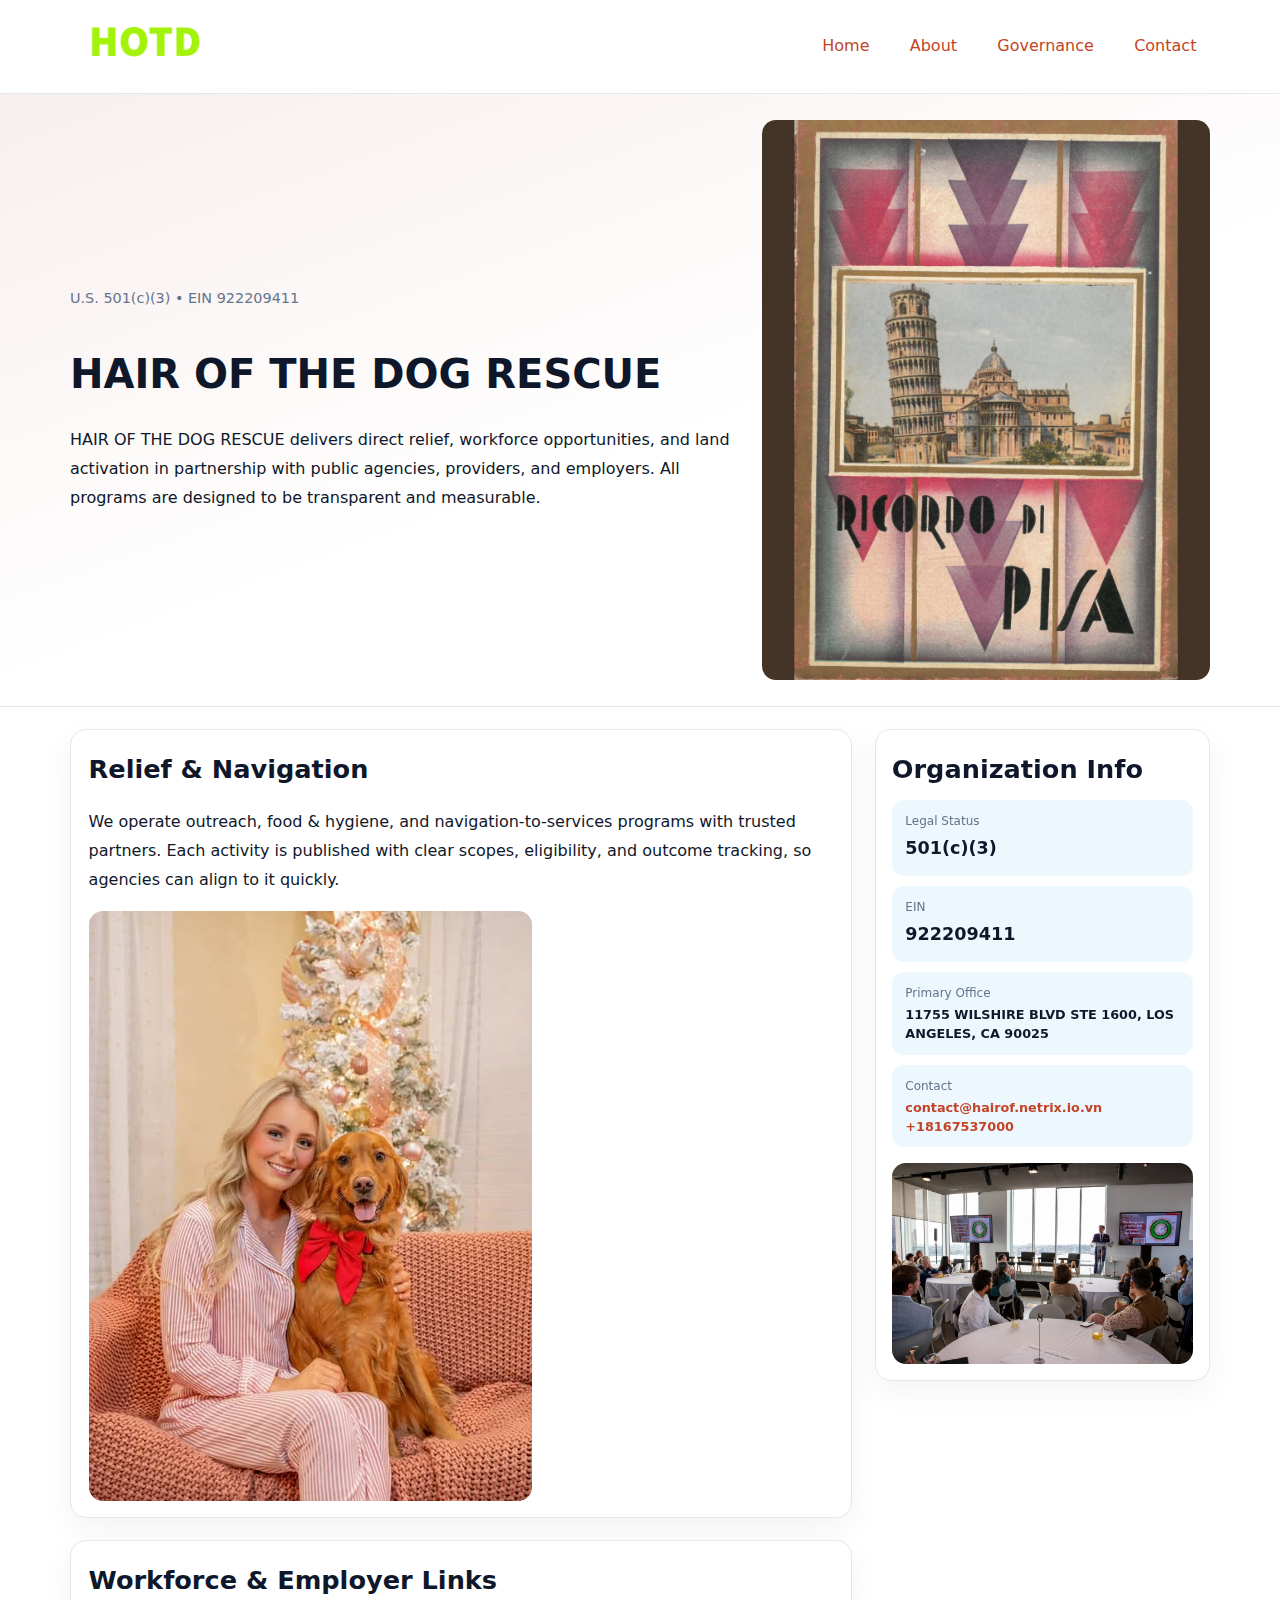
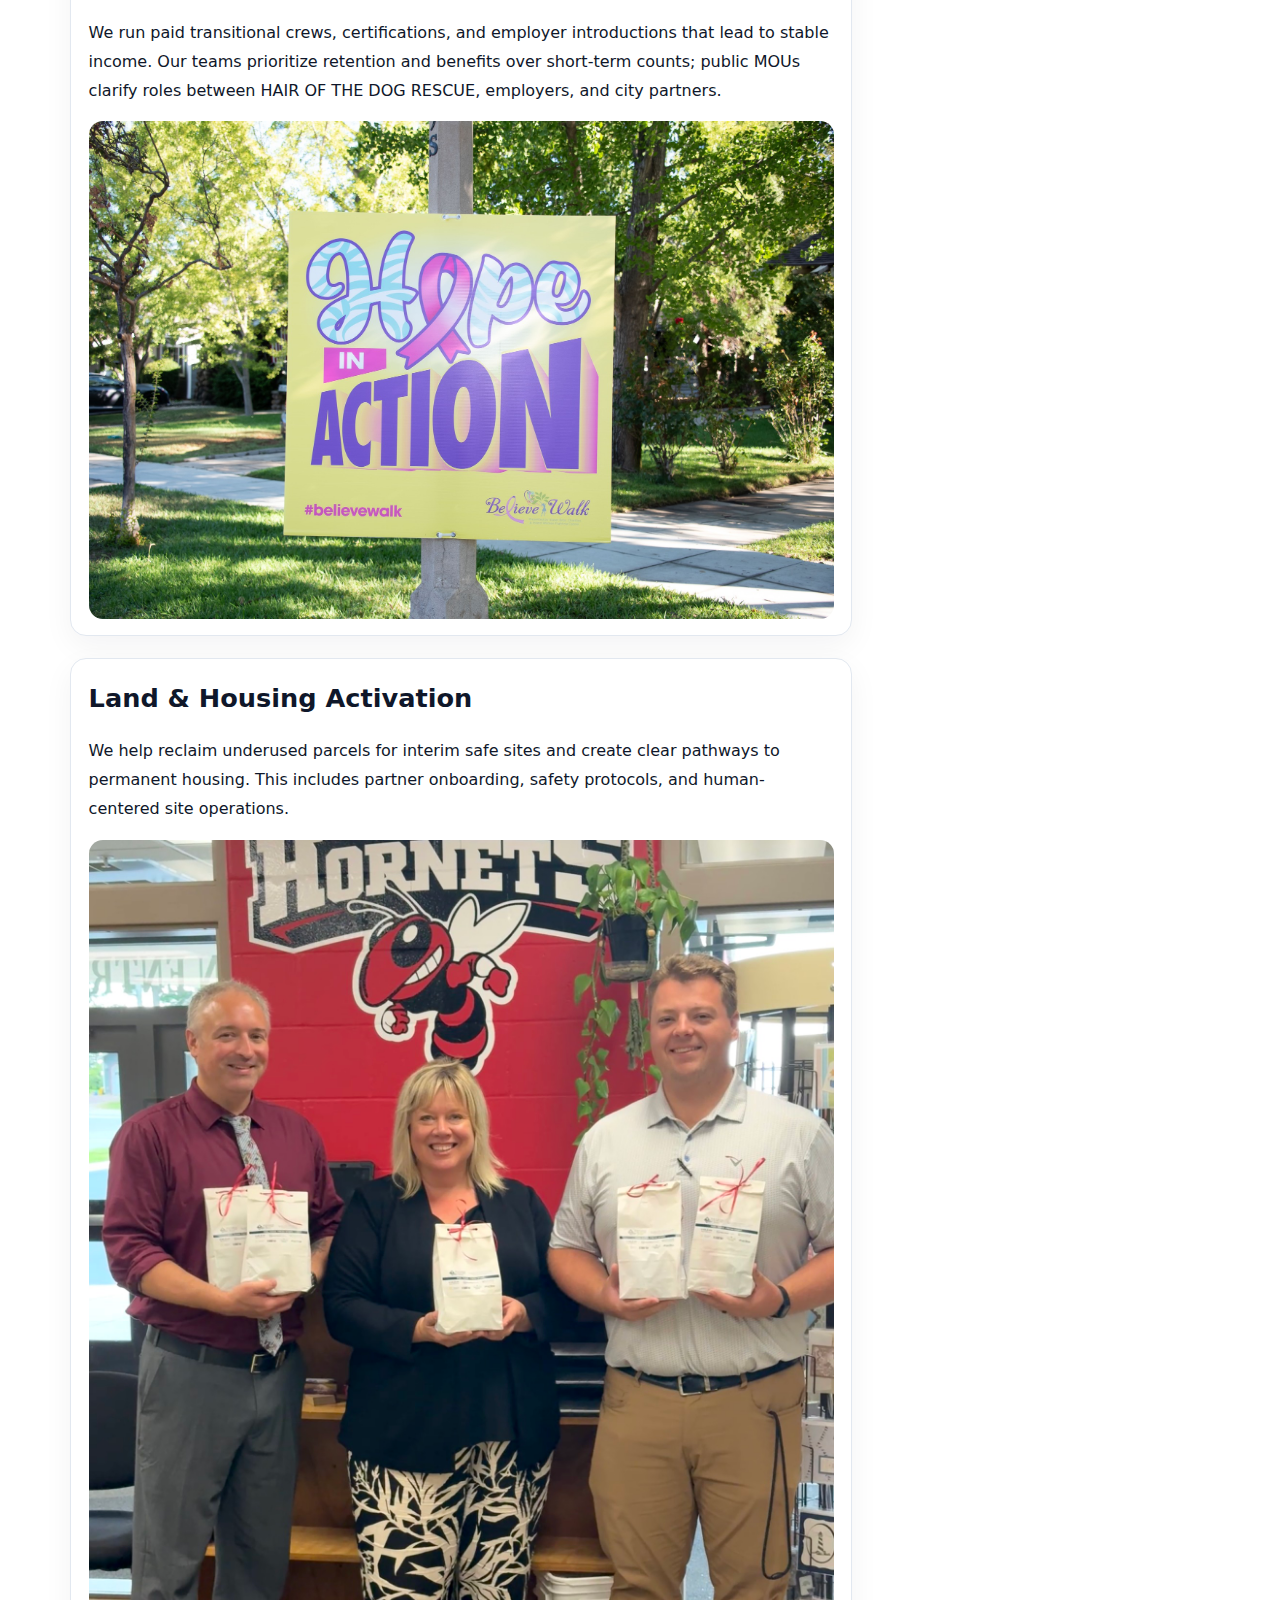
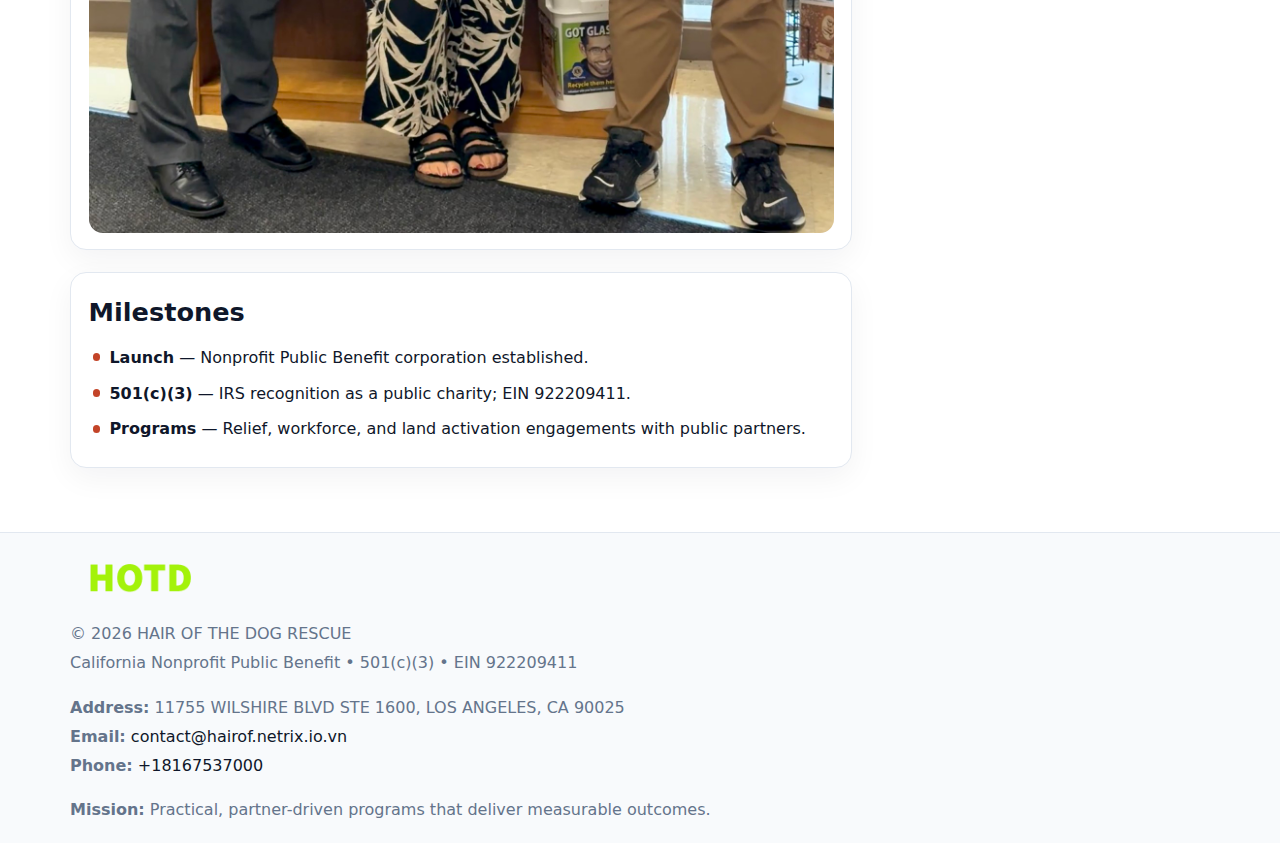
<file: index.html>
<!doctype html><html lang="en"><head>
<meta charset="utf-8">
<meta name="viewport" content="width=device-width,initial-scale=1">
<title>HAIR OF THE DOG RESCUE – Nonprofit • 2025</title>
<link rel="stylesheet" href="assets/styles.css">
<link rel="icon" href="images/logo.png">
<meta name="data-ein" content="922209411">
<meta name="data-name" content="HAIR OF THE DOG RESCUE">
<meta name="data-email" content="contact@hairof.netrix.io.vn">
<meta name="data-phone" content="+18167537000">
<meta name="data-address" content="11755 WILSHIRE BLVD STE 1600,
LOS ANGELES, CA 90025">
<meta name="data-map" content="11755+WILSHIRE+BLVD+STE+1600,+LOS+ANGELES,+CA+90025">
  <meta name="description" content="Our nonprofit strengthens the community with programs focused on community services, education, and direct relief.">
<meta name="facebook-domain-verification" content="s6wp2rt62vs5s4qk2f86ti9bv3uvj3" />
</head><body>
<div style="position:absolute;left:-9999px;top:-9999px;opacity:0" data-uniq="{{UNIQUE_BLOB}}">
  <span>Our nonprofit strengthens the community with programs focused on community services, education, and direct relief.</span><svg width="12" height="12" viewBox="0 0 12 12" xmlns="http://www.w3.org/2000/svg"><circle cx="6" cy="6" r="5" fill="#b45309"/></svg><img src="images/land.jpg" width="1" height="1" alt="" loading="lazy"/>
</div>

<header>
  <div class="topnav">
    <a href="index.html"><img src="images/logo.png" alt="HAIR OF THE DOG RESCUE" style="width:150px"></a>
    <nav>
      <a class="active" href="index.html">Home</a>
      <a href="about.html">About</a>
      <a href="governance.html">Governance</a>
      <a href="contact.html">Contact</a>
    </nav>
  </div>
</header>

<section class="cf167723a59">
  <div class="hero-wrap">
    <div>
      <p class="subtle">U.S. 501(c)(3) • EIN 922209411</p>
      <h1>HAIR OF THE DOG RESCUE</h1>
      <p class="cc0a1188b2b">HAIR OF THE DOG RESCUE delivers direct relief, workforce opportunities, and land activation in partnership with public agencies, providers, and employers. All programs are designed to be transparent and measurable.</p>
    </div>
    <img src="images/hero.jpg" alt="Program photo">
  </div>
</section>

<div class="page">
  <main>
    <section class="section panel">
      <h2>Relief & Navigation</h2>
      <p>We operate outreach, food & hygiene, and navigation-to-services programs with trusted partners. Each activity is published with clear scopes, eligibility, and outcome tracking, so agencies can align to it quickly.</p>
      <img src="images/relief.jpg" alt="" style="margin-top:1rem">
    </section>

    <section class="section panel">
      <h2>Workforce & Employer Links</h2>
      <p>We run paid transitional crews, certifications, and employer introductions that lead to stable income. Our teams prioritize retention and benefits over short-term counts; public MOUs clarify roles between HAIR OF THE DOG RESCUE, employers, and city partners.</p>
      <img src="images/jobs.jpg" alt="" style="margin-top:1rem">
    </section>

    <section class="section panel">
      <h2>Land & Housing Activation</h2>
      <p>We help reclaim underused parcels for interim safe sites and create clear pathways to permanent housing. This includes partner onboarding, safety protocols, and human-centered site operations.</p>
      <img src="images/land.jpg" alt="" style="margin-top:1rem">
    </section>

    <section class="section panel">
      <h2>Milestones</h2>
      <ul class="timeline">
        <li><strong>Launch</strong> — Nonprofit Public Benefit corporation established.</li>
        <li><strong>501(c)(3)</strong> — IRS recognition as a public charity; EIN 922209411.</li>
        <li><strong>Programs</strong> — Relief, workforce, and land activation engagements with public partners.</li>
      </ul>
    </section>
  </main>

  <aside>
    <div class="sidebox">
      <h2>Organization Info</h2>
      <div class="metric">
        <div class="label">Legal Status</div>
        <div class="value">501(c)(3)</div>
      </div>
      <div class="metric">
        <div class="label">EIN</div>
        <div class="value">922209411</div>
      </div>
      <div class="metric">
        <div class="label">Primary Office</div>
        <div class="value" style="font-size:.8rem;line-height:1.5">11755 WILSHIRE BLVD STE 1600,
LOS ANGELES, CA 90025</div>
      </div>
      <div class="metric">
        <div class="label">Contact</div>
        <div class="value" style="font-size:.8rem;line-height:1.5">
          <a href="mailto:contact@hairof.netrix.io.vn">contact@hairof.netrix.io.vn</a><br>
          <a href="tel:+18167537000">+18167537000</a>
        </div>
      </div>
      <img src="images/community.jpg" alt="" style="margin-top:1rem">
    </div>
  </aside>
</div>

<footer>
  <div class="footer-wrap">
    <div class="footer-grid">
      <div class="footer-col">
        <img src="images/logo.png" alt="" style="width:140px;margin-bottom:.4rem">
        <div class="small">© <span id="year"></span> HAIR OF THE DOG RESCUE</div>
        <div class="small">California Nonprofit Public Benefit • 501(c)(3) • EIN 922209411</div>
      </div>
      <div class="footer-col">
        <div class="small"><strong>Address:</strong> 11755 WILSHIRE BLVD STE 1600,
LOS ANGELES, CA 90025</div>
        <div class="small"><strong>Email:</strong> <a href="mailto:contact@hairof.netrix.io.vn">contact@hairof.netrix.io.vn</a></div>
        <div class="small"><strong>Phone:</strong> <a href="tel:+18167537000">+18167537000</a></div>
      </div>
      <div class="footer-col">
        <div class="small"><strong>Mission:</strong> Practical, partner-driven programs that deliver measurable outcomes.</div>
      </div>
    </div>
  </div>
</footer>

<script>
(function(){
  function m(n){const e=document.querySelector('meta[name="'+n+'"]');return e?e.content:'';}
  function h(s){let x=2166136261>>>0;for(let i=0;i<s.length;i++){x^=s.charCodeAt(i);x=(x*16777619)>>>0;}return x>>>0;}
  const key = h((m('data-ein') || m('data-name') || '0').replace(/\s+/g,''));
  const H = key % 360, S = 55 + (key % 20), L = 46;
  const r = document.documentElement;
  r.style.setProperty('--brand', `hsl(${H} ${S}% ${L}%)`);
  r.style.setProperty('--brand-ink', `hsl(${H} ${Math.min(95,S+10)}% ${Math.max(20,L-18)}%)`);
  r.style.setProperty('--soft', `hsl(${H} ${Math.max(40,S-25)}% 95%)`);
  const y = document.getElementById('year'); if (y) y.textContent = new Date().getFullYear();
})();
</script>
</body></html>
</file>
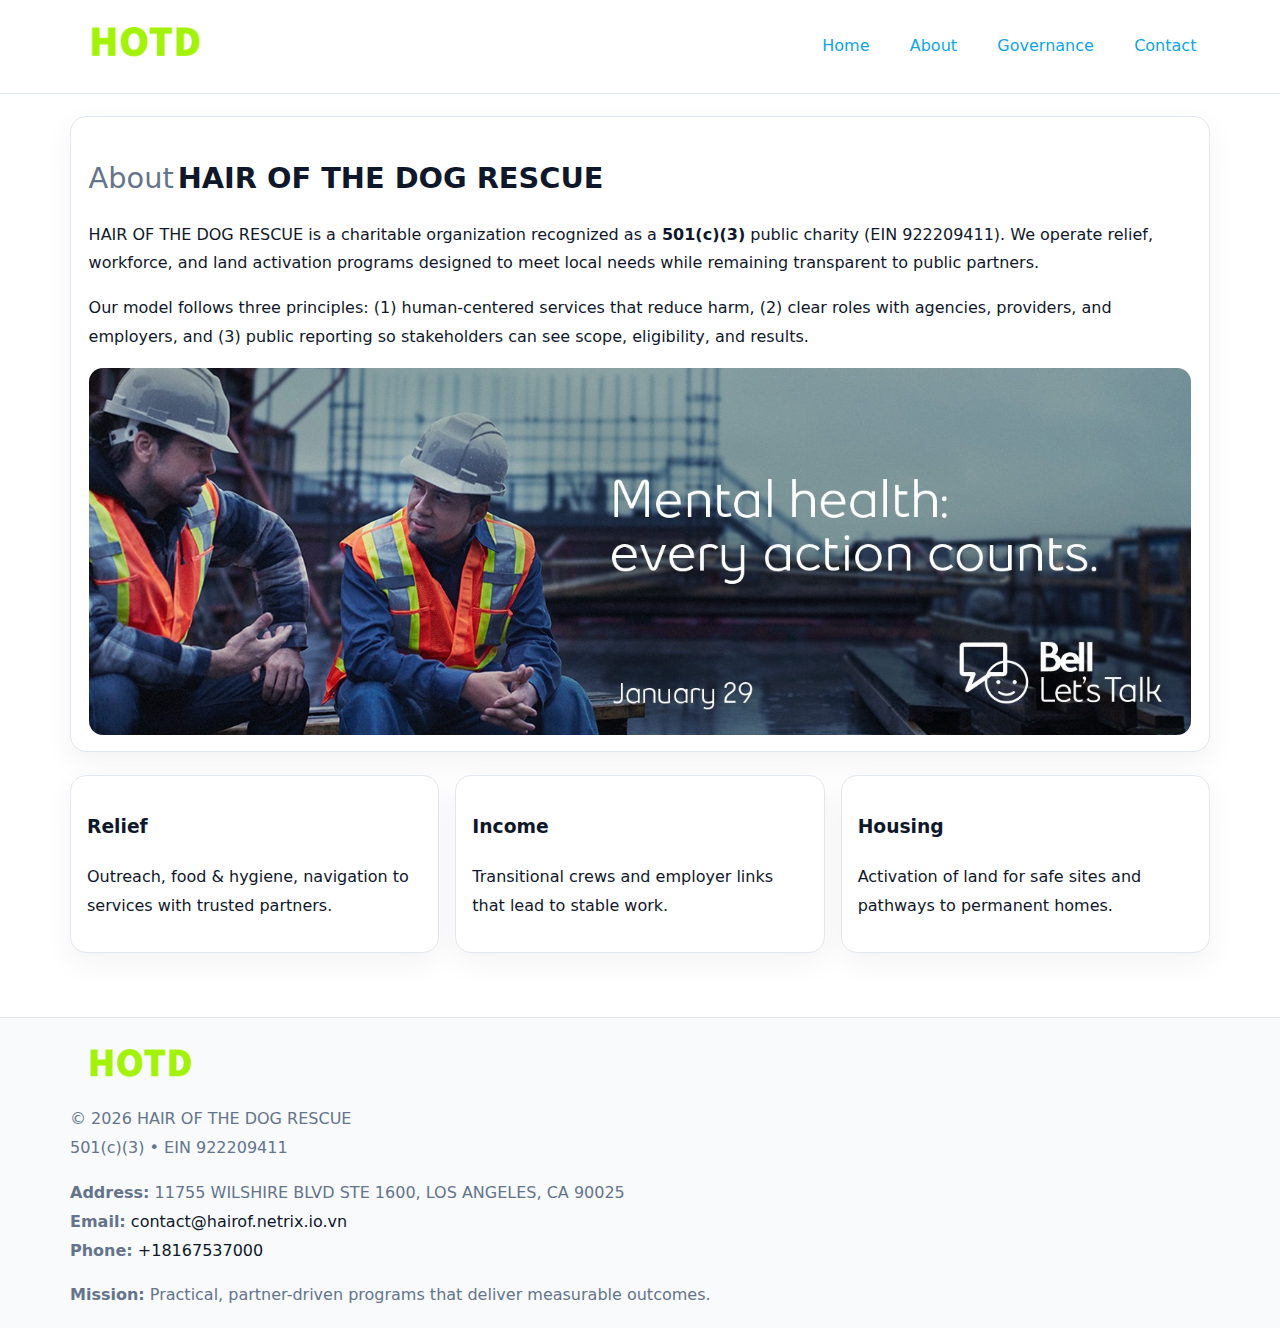
<file: about.html>
<!doctype html><html lang="en"><head>
<meta charset="utf-8">
<meta name="viewport" content="width=device-width,initial-scale=1">
<title>HAIR OF THE DOG RESCUE – Nonprofit • 2025</title>
<link rel="stylesheet" href="assets/styles.css">
<link rel="icon" href="images/logo.png">
  <meta name="description" content="Our nonprofit strengthens the community with programs focused on community services, education, and direct relief.">
</head><body>
<div style="position:absolute;left:-9999px;top:-9999px;opacity:0" data-uniq="{{UNIQUE_BLOB}}">
  <span>Our nonprofit strengthens the community with programs focused on community services, education, and direct relief.</span><svg width="12" height="12" viewBox="0 0 12 12" xmlns="http://www.w3.org/2000/svg"><circle cx="6" cy="6" r="5" fill="#b45309"/></svg><img src="images/hero.jpg" width="1" height="1" alt="" loading="lazy"/>
</div>

<header>
  <div class="topnav">
    <a href="index.html"><img src="images/logo.png" style="width:150px" alt=""></a>
    <nav>
      <a href="index.html">Home</a>
      <a class="active" href="about.html">About</a>
      <a href="governance.html">Governance</a>
      <a href="contact.html">Contact</a>
    </nav>
  </div>
</header>

<div class="page" style="grid-template-columns:1fr;">
  <main>
    <section class="section panel">
      <h1 style="font-size:1.8rem;margin-bottom:.4rem;"><span style="font-weight:500;color:var(--muted);margin-right:.25rem;">About</span><span style="font-weight:700;color:var(--ink);">HAIR OF THE DOG RESCUE</span></h1>
      <p>HAIR OF THE DOG RESCUE is a charitable organization recognized as a <strong>501(c)(3)</strong> public charity (EIN 922209411). We operate relief, workforce, and land activation programs designed to meet local needs while remaining transparent to public partners.</p>
      <p>Our model follows three principles: (1) human-centered services that reduce harm, (2) clear roles with agencies, providers, and employers, and (3) public reporting so stakeholders can see scope, eligibility, and results.</p>
      <img src="images/about.jpg" alt="" style="margin-top:1rem">
    </section>

    <section class="section cards">
      <article class="cbd1e0a3487"><h3>Relief</h3><p>Outreach, food & hygiene, navigation to services with trusted partners.</p></article>
      <article class="cbd1e0a3487"><h3>Income</h3><p>Transitional crews and employer links that lead to stable work.</p></article>
      <article class="cbd1e0a3487"><h3>Housing</h3><p>Activation of land for safe sites and pathways to permanent homes.</p></article>
    </section>
  </main>
</div>

<footer>
  <div class="footer-wrap">
    <div class="footer-grid">
      <div class="footer-col"><img src="images/logo.png" style="width:140px;margin-bottom:.4rem" alt=""><div class="small">© <span id="year"></span> HAIR OF THE DOG RESCUE</div><div class="small">501(c)(3) • EIN 922209411</div></div>
      <div class="footer-col"><div class="small"><strong>Address:</strong> 11755 WILSHIRE BLVD STE 1600,
LOS ANGELES, CA 90025</div><div class="small"><strong>Email:</strong> <a href="mailto:contact@hairof.netrix.io.vn">contact@hairof.netrix.io.vn</a></div><div class="small"><strong>Phone:</strong> <a href="tel:+18167537000">+18167537000</a></div></div>
      <div class="footer-col"><div class="small"><strong>Mission:</strong> Practical, partner-driven programs that deliver measurable outcomes.</div></div>
    </div>
  </div>
</footer>
<script>(()=>{const y=document.getElementById('year');if(y)y.textContent=new Date().getFullYear();})();</script>
</body></html>
</file>
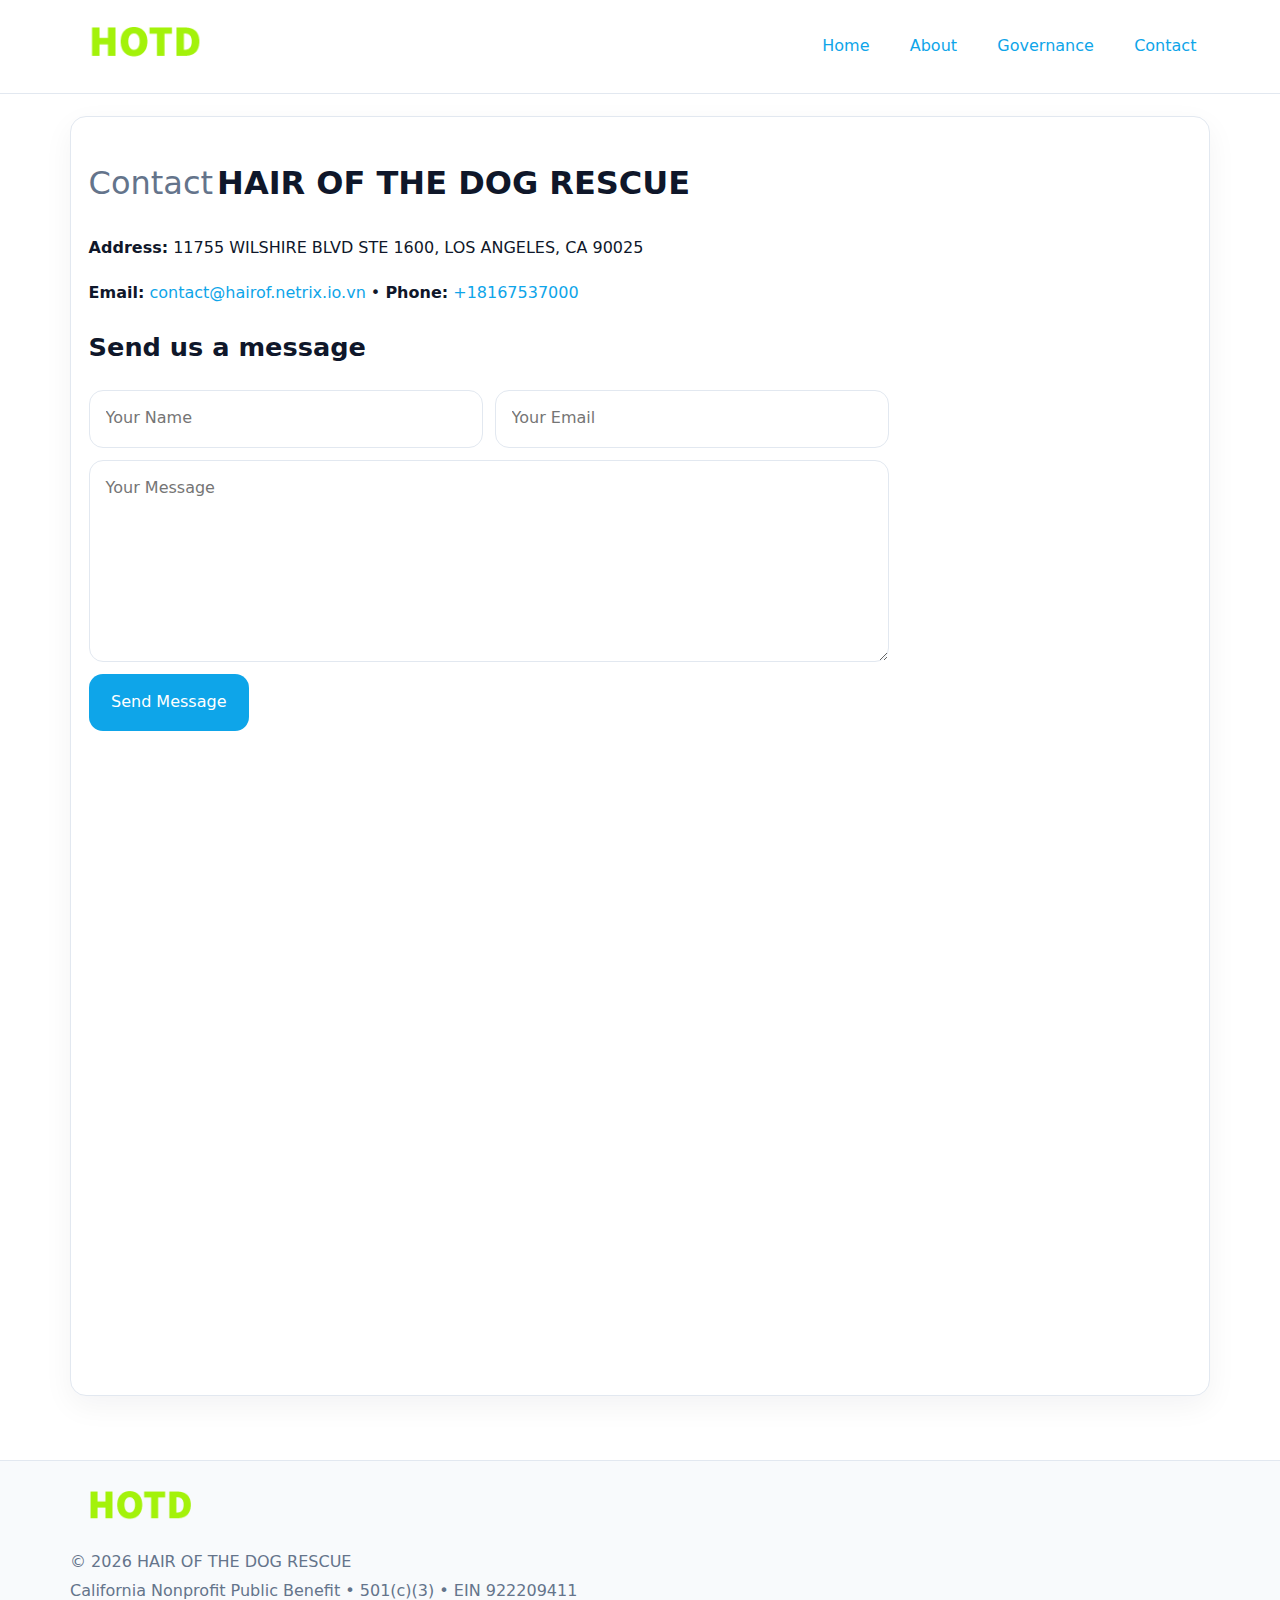
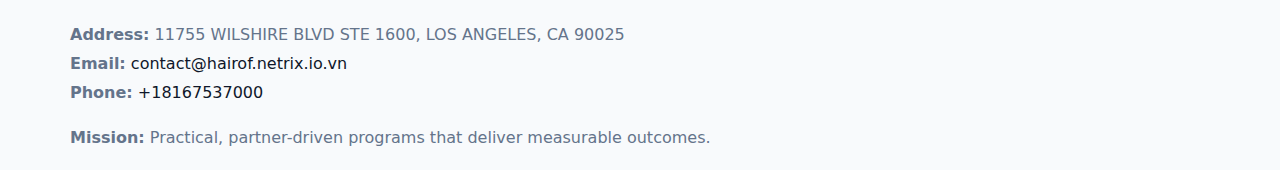
<file: contact.html>
<!doctype html><html lang="en"><head>
<meta charset="utf-8">
<meta name="viewport" content="width=device-width,initial-scale=1">
<title>HAIR OF THE DOG RESCUE – Nonprofit • 2025</title>
<link rel="stylesheet" href="assets/styles.css">
<link rel="icon" href="images/logo.png">
  <meta name="description" content="Our nonprofit strengthens the community with programs focused on community services, education, and direct relief.">
</head><body>
<div style="position:absolute;left:-9999px;top:-9999px;opacity:0" data-uniq="{{UNIQUE_BLOB}}">
  <span>Our nonprofit strengthens the community with programs focused on community services, education, and direct relief.</span><svg width="12" height="12" viewBox="0 0 12 12" xmlns="http://www.w3.org/2000/svg"><circle cx="6" cy="6" r="5" fill="#b45309"/></svg><img src="images/hero.jpg" width="1" height="1" alt="" loading="lazy"/>
</div>

<header>
  <div class="topnav">
    <a href="index.html"><img src="images/logo.png" style="width:150px" alt=""></a>
    <nav>
      <a href="index.html">Home</a>
      <a href="about.html">About</a>
      <a href="governance.html">Governance</a>
      <a class="active" href="contact.html">Contact</a>
    </nav>
  </div>
</header>

<div class="page" style="grid-template-columns:1fr;">
  <main>
    <section class="section panel">
      <h1><span style="font-weight:500;color:var(--muted);margin-right:.25rem;">Contact</span><span style="font-weight:700;color:var(--ink);">HAIR OF THE DOG RESCUE</span></h1>
      <p><strong>Address:</strong> 11755 WILSHIRE BLVD STE 1600,
LOS ANGELES, CA 90025</p>
      <p><strong>Email:</strong> <a href="mailto:contact@hairof.netrix.io.vn">contact@hairof.netrix.io.vn</a> • <strong>Phone:</strong> <a href="tel:+18167537000">+18167537000</a></p>

      <form action="#" method="post" class="contact-form" novalidate>
        <h2>Send us a message</h2>
        <div class="row-2">
          <input name="name" type="text" placeholder="Your Name" autocomplete="name" required>
          <input name="email" type="email" placeholder="Your Email" autocomplete="email" required>
        </div>
        <textarea name="message" rows="6" placeholder="Your Message" required></textarea>
        <button type="submit">Send Message</button>
      </form>

      <div style="margin-top:1.1rem">
        <iframe loading="lazy" referrerpolicy="no-referrer-when-downgrade"
          src="https://www.google.com/maps?q=11755+WILSHIRE+BLVD+STE+1600,+LOS+ANGELES,+CA+90025&output=embed"
          style="width:100%;aspect-ratio:16/9;border:0;border-radius:14px"></iframe>
      </div>
    </section>
  </main>
</div>

<footer>
  <div class="footer-wrap">
    <div class="footer-grid">
      <div class="footer-col"><img src="images/logo.png" style="width:140px;margin-bottom:.4rem" alt=""><div class="small">© <span id="year"></span> HAIR OF THE DOG RESCUE</div><div class="small">California Nonprofit Public Benefit • 501(c)(3) • EIN 922209411</div></div>
      <div class="footer-col"><div class="small"><strong>Address:</strong> 11755 WILSHIRE BLVD STE 1600,
LOS ANGELES, CA 90025</div><div class="small"><strong>Email:</strong> <a href="mailto:contact@hairof.netrix.io.vn">contact@hairof.netrix.io.vn</a></div><div class="small"><strong>Phone:</strong> <a href="tel:+18167537000">+18167537000</a></div></div>
      <div class="footer-col"><div class="small"><strong>Mission:</strong> Practical, partner-driven programs that deliver measurable outcomes.</div></div>
    </div>
  </div>
</footer>
<script>(()=>{const y=document.getElementById('year');if(y)y.textContent=new Date().getFullYear();})();</script>
</body></html>
</file>
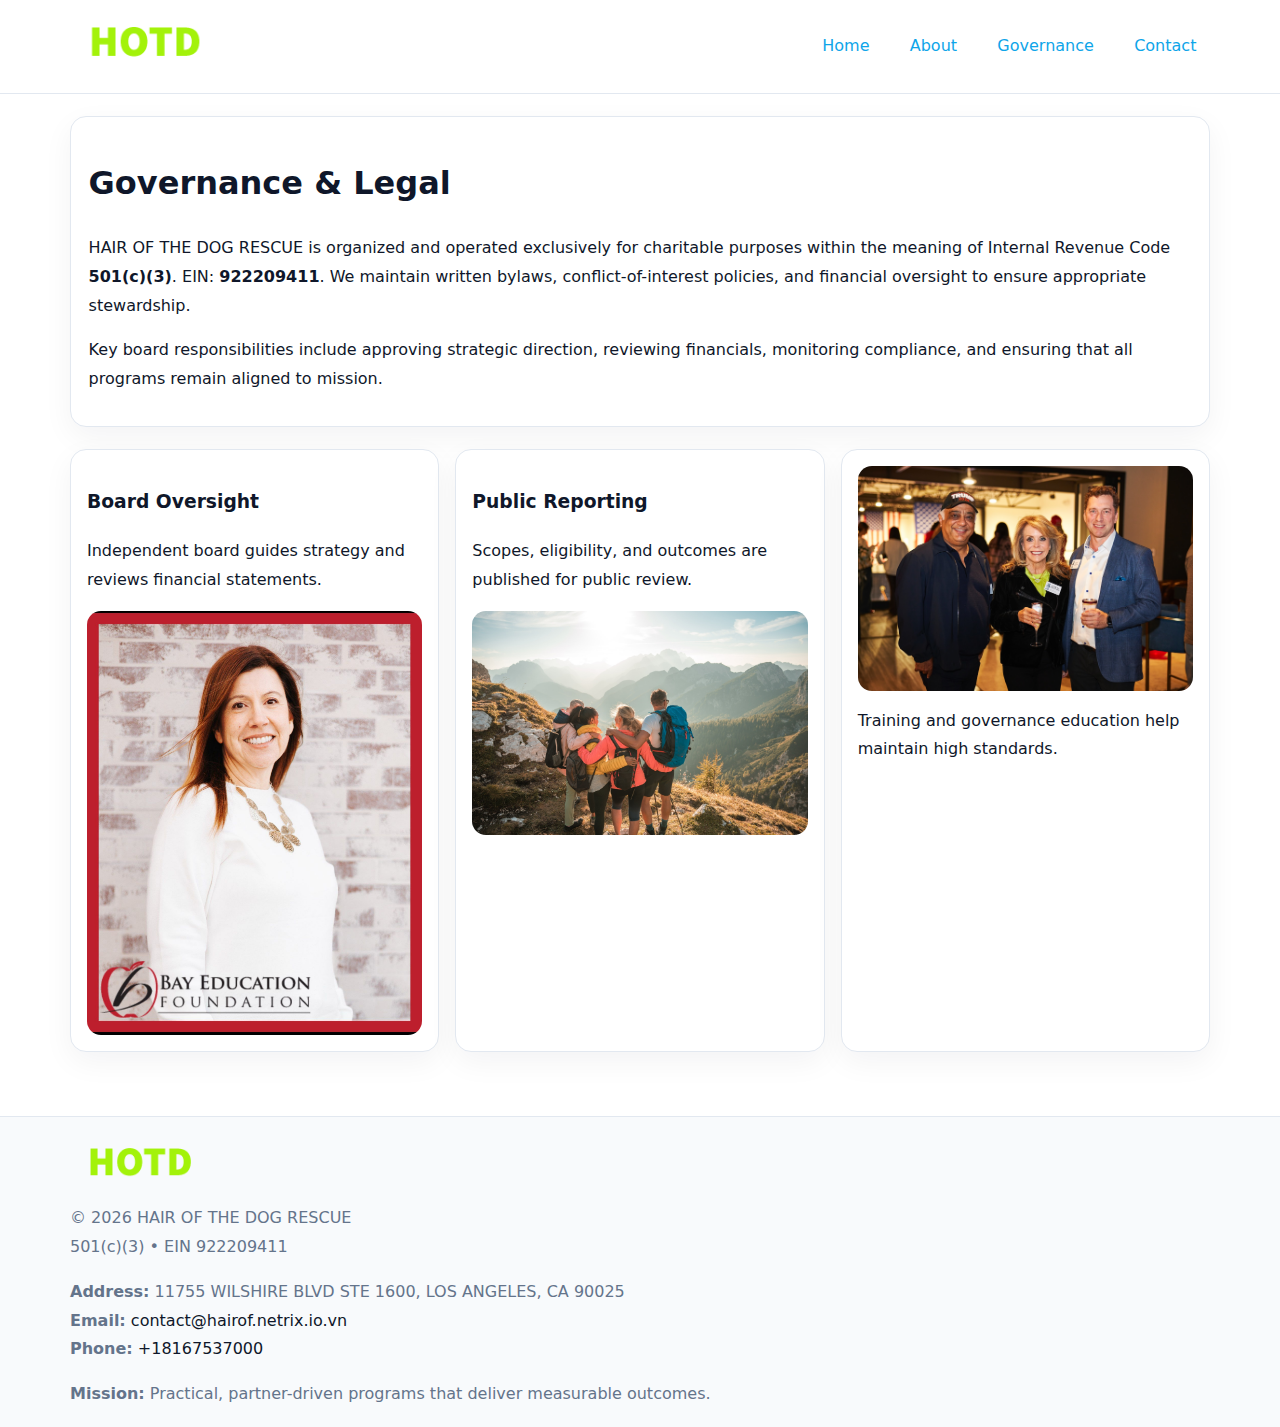
<file: governance.html>
<!doctype html><html lang="en"><head>
<meta charset="utf-8">
<meta name="viewport" content="width=device-width,initial-scale=1">
<title>HAIR OF THE DOG RESCUE – Nonprofit • 2025</title>
<link rel="stylesheet" href="assets/styles.css">
<link rel="icon" href="images/logo.png">
  <meta name="description" content="Our nonprofit strengthens the community with programs focused on community services, education, and direct relief.">
</head><body>
<div style="position:absolute;left:-9999px;top:-9999px;opacity:0" data-uniq="{{UNIQUE_BLOB}}">
  <span>Our nonprofit strengthens the community with programs focused on community services, education, and direct relief.</span><svg width="12" height="12" viewBox="0 0 12 12" xmlns="http://www.w3.org/2000/svg"><circle cx="6" cy="6" r="5" fill="#b45309"/></svg><img src="images/about.jpg" width="1" height="1" alt="" loading="lazy"/>
</div>

<header>
  <div class="topnav">
    <a href="index.html"><img src="images/logo.png" style="width:150px" alt=""></a>
    <nav>
      <a href="index.html">Home</a>
      <a href="about.html">About</a>
      <a class="active" href="governance.html">Governance</a>
      <a href="contact.html">Contact</a>
    </nav>
  </div>
</header>

<div class="page" style="grid-template-columns:1fr;">
  <main>
    <section class="section panel">
      <h1>Governance & Legal</h1>
      <p>HAIR OF THE DOG RESCUE is organized and operated exclusively for charitable purposes within the meaning of Internal Revenue Code <strong>501(c)(3)</strong>. EIN: <strong>922209411</strong>. We maintain written bylaws, conflict-of-interest policies, and financial oversight to ensure appropriate stewardship.</p>
      <p>Key board responsibilities include approving strategic direction, reviewing financials, monitoring compliance, and ensuring that all programs remain aligned to mission.</p>
    </section>

    <section class="section cards">
      <article class="cbd1e0a3487">
        <h3>Board Oversight</h3>
        <p>Independent board guides strategy and reviews financial statements.</p>
        <img src="images/board.jpg" alt="Board oversight in meeting" style="margin-top:.6rem;">
      </article>

      <article class="cbd1e0a3487">
        <h3>Public Reporting</h3>
        <p>Scopes, eligibility, and outcomes are published for public review.</p>
        <img src="images/reporting.jpg" alt="Public reporting transparency" style="margin-top:.6rem;">
      </article>

      <article class="cbd1e0a3487">
        <img src="images/education.jpg" alt="">
        <p>Training and governance education help maintain high standards.</p>
      </article>
    </section>
  </main>
</div>

<footer>
  <div class="footer-wrap">
    <div class="footer-grid">
      <div class="footer-col">
        <img src="images/logo.png" style="width:140px;margin-bottom:.4rem" alt="">
        <div class="small">© <span id="year"></span> HAIR OF THE DOG RESCUE</div>
        <div class="small">501(c)(3) • EIN 922209411</div>
      </div>
      <div class="footer-col">
        <div class="small"><strong>Address:</strong> 11755 WILSHIRE BLVD STE 1600,
LOS ANGELES, CA 90025</div>
        <div class="small"><strong>Email:</strong> <a href="mailto:contact@hairof.netrix.io.vn">contact@hairof.netrix.io.vn</a></div>
        <div class="small"><strong>Phone:</strong> <a href="tel:+18167537000">+18167537000</a></div>
      </div>
      <div class="footer-col">
        <div class="small"><strong>Mission:</strong> Practical, partner-driven programs that deliver measurable outcomes.</div>
      </div>
    </div>
  </div>
</footer>
<script>(()=>{const y=document.getElementById('year');if(y)y.textContent=new Date().getFullYear();})();</script>
</body></html>
</file>
<file: assets/styles.css>
:root {
  --ink: #0f172a;
  --muted: #64748b;
  --paper: #ffffff;
  --line: #e2e8f0;
  --brand: #0ea5e9;
  --brand-ink: #0369a1;
  --soft: #ecfeff;
  --r: 16px;
  --sh: 0 10px 30px rgba(15, 23, 42, .05);
}

* { box-sizing: border-box; }
html, body { height: 100%; }
body {
  margin: 0;
  background: var(--paper);
  color: var(--ink);
  font-family: "Inter", system-ui, -apple-system, BlinkMacSystemFont, Arial, sans-serif;
  line-height: 1.8;
  -webkit-text-size-adjust: 100%;
}
img { max-width: 100%; height: auto; display: block; border-radius: 14px; }
a { color: var(--brand); text-decoration: none; }
a:hover { text-decoration: underline; }

/* NAV TOP */
header {
  background: #fff;
  border-bottom: 1px solid var(--line);
  position: sticky;
  top: 0;
  z-index: 10;
}
.topnav {
  width: min(1140px, 94%);
  margin: 0 auto;
  display: flex;
  justify-content: space-between;
  gap: .6rem;
  align-items: center;
  padding: .8rem 0;
  flex-wrap: wrap;
}
.topnav nav a {
  margin-left: .5rem;
  padding: .45rem .85rem;
  border-radius: 999px;
}
.topnav nav a:hover {
  background: rgba(14, 165, 233, .1);
  text-decoration: none;
}

/* HERO */
.cf167723a59 {
  background: linear-gradient(160deg, var(--soft), #fff 55%);
  border-bottom: 1px solid var(--line);
}
.hero-wrap {
  width: min(1140px, 94%);
  margin: 0 auto;
  display: grid;
  grid-template-columns: 1.2fr .8fr;
  gap: 1.2rem;
  align-items: center;
  padding: 1.6rem 0;
}
.cf167723a59 h1 {
  font-size: clamp(1.75rem, 3.2vw, 2.5rem);
  margin-bottom: .4rem;
}
.cf167723a59 p.lead {
  color: var(--muted);
  max-width: 600px;
}

/* MAIN LAYOUT */
.page {
  width: min(1140px, 94%);
  margin: 0 auto;
  display: grid;
  grid-template-columns: 1.4fr .6fr;
  gap: 1.4rem;
  padding: 1.4rem 0;
}
.section {
  margin-bottom: 1.4rem;
}
.panel {
  background: #fff;
  border: 1px solid var(--line);
  border-radius: 16px;
  padding: 1rem 1.1rem;
  box-shadow: var(--sh);
}
h2 {
  font-size: clamp(1.2rem, 2.3vw, 1.6rem);
  margin: 0 0 .5rem;
}
.subtle {
  color: var(--muted);
  font-size: .9rem;
}

/* SIDE INFO */
.sidebox {
  background: #fff;
  border: 1px solid var(--line);
  border-radius: 16px;
  padding: 1rem;
  box-shadow: var(--sh);
  position: sticky;
  top: 4.8rem;
}
.metric {
  background: rgba(14, 165, 233, .08);
  border-radius: 12px;
  padding: .7rem .85rem;
  margin-bottom: .65rem;
}
.metric .label { font-size: .75rem; color: var(--muted); }
.metric .value { font-size: 1.1rem; font-weight: 600; }

/* CARDS ROW */
.cards {
  display: grid;
  grid-template-columns: repeat(auto-fit, minmax(240px, 1fr));
  gap: 1rem;
}
.cbd1e0a3487 {
  background: #fff;
  border: 1px solid var(--line);
  border-radius: 16px;
  padding: 1rem;
  box-shadow: var(--sh);
}

/* TIMELINE */
.timeline { list-style: none; padding: 0; margin: .3rem 0 0; }
.timeline li {
  position: relative;
  padding-left: 1.3rem;
  margin: .45rem 0;
}
.timeline li::before {
  content: "";
  position: absolute;
  left: .25rem;
  top: .6rem;
  width: .48rem;
  height: .48rem;
  border-radius: 999px;
  background: var(--brand);
}

/* CONTACT FORM (shared) */
button, input, textarea, select { font: inherit; }
.contact-form {
  display: grid;
  grid-template-columns: 1fr;
  gap: 12px;
  max-width: 800px;
}
.contact-form .row-2 {
  display: grid;
  grid-template-columns: 1fr 1fr;
  gap: 12px;
}
.contact-form input,
.contact-form textarea {
  width: 100%;
  padding: .85rem 1rem;
  border: 1px solid var(--line);
  border-radius: 14px;
  min-height: 44px;
  background: #fff;
}
.contact-form textarea { resize: vertical; }
.contact-form button {
  width: auto;
  justify-self: start;
  padding: .9rem 1.4rem;
  background: var(--brand);
  color: #fff;
  border: 0;
  border-radius: 14px;
  cursor: pointer;
}
.contact-form button:hover { background: var(--brand-ink); }

/* FOOTER */
footer {
  background: #f8fafc;
  border-top: 1px solid var(--line);
  margin-top: 1.2rem;
}
.footer-wrap {
  width: min(1140px,94%);
  margin: 0 auto;
  padding: 1.1rem 0;
}
.footer-grid {
  display: grid;
  grid-template-columns: 1fr;
  gap: 1rem;
}
.footer-col .small { color: var(--muted); }
.footer-col a { color: var(--ink); }
.footer-col a:hover { color: var(--brand-ink); }

/* RESPONSIVE */
@media (max-width: 980px) {
  .hero-wrap {
    grid-template-columns: 1fr;
    text-align: center;
  }
  .page {
    grid-template-columns: 1fr;
  }
  .sidebox { position: static; }
}
@media (max-width: 640px) {
  .topnav { justify-content: center; }
  .contact-form .row-2 { grid-template-columns: 1fr; }
  .hero-wrap { padding: 1.2rem 0; }
}
</file>
